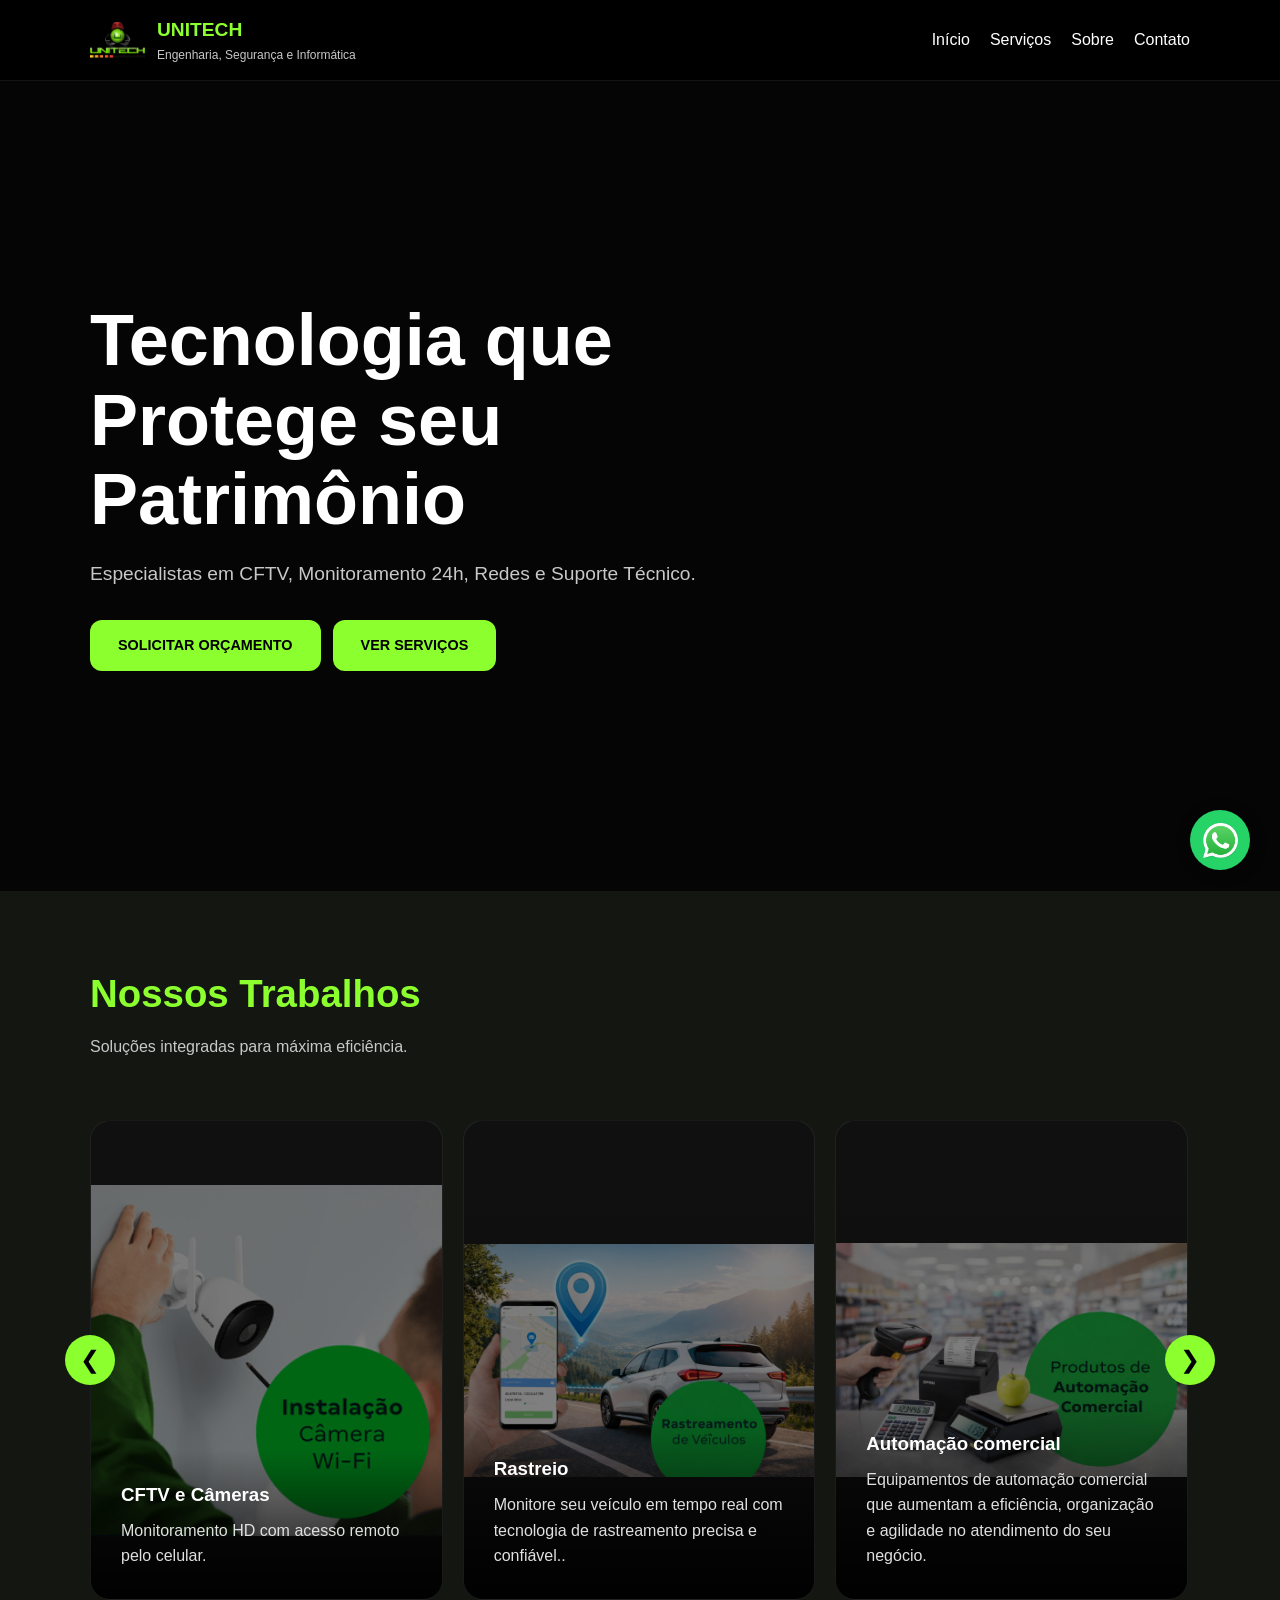
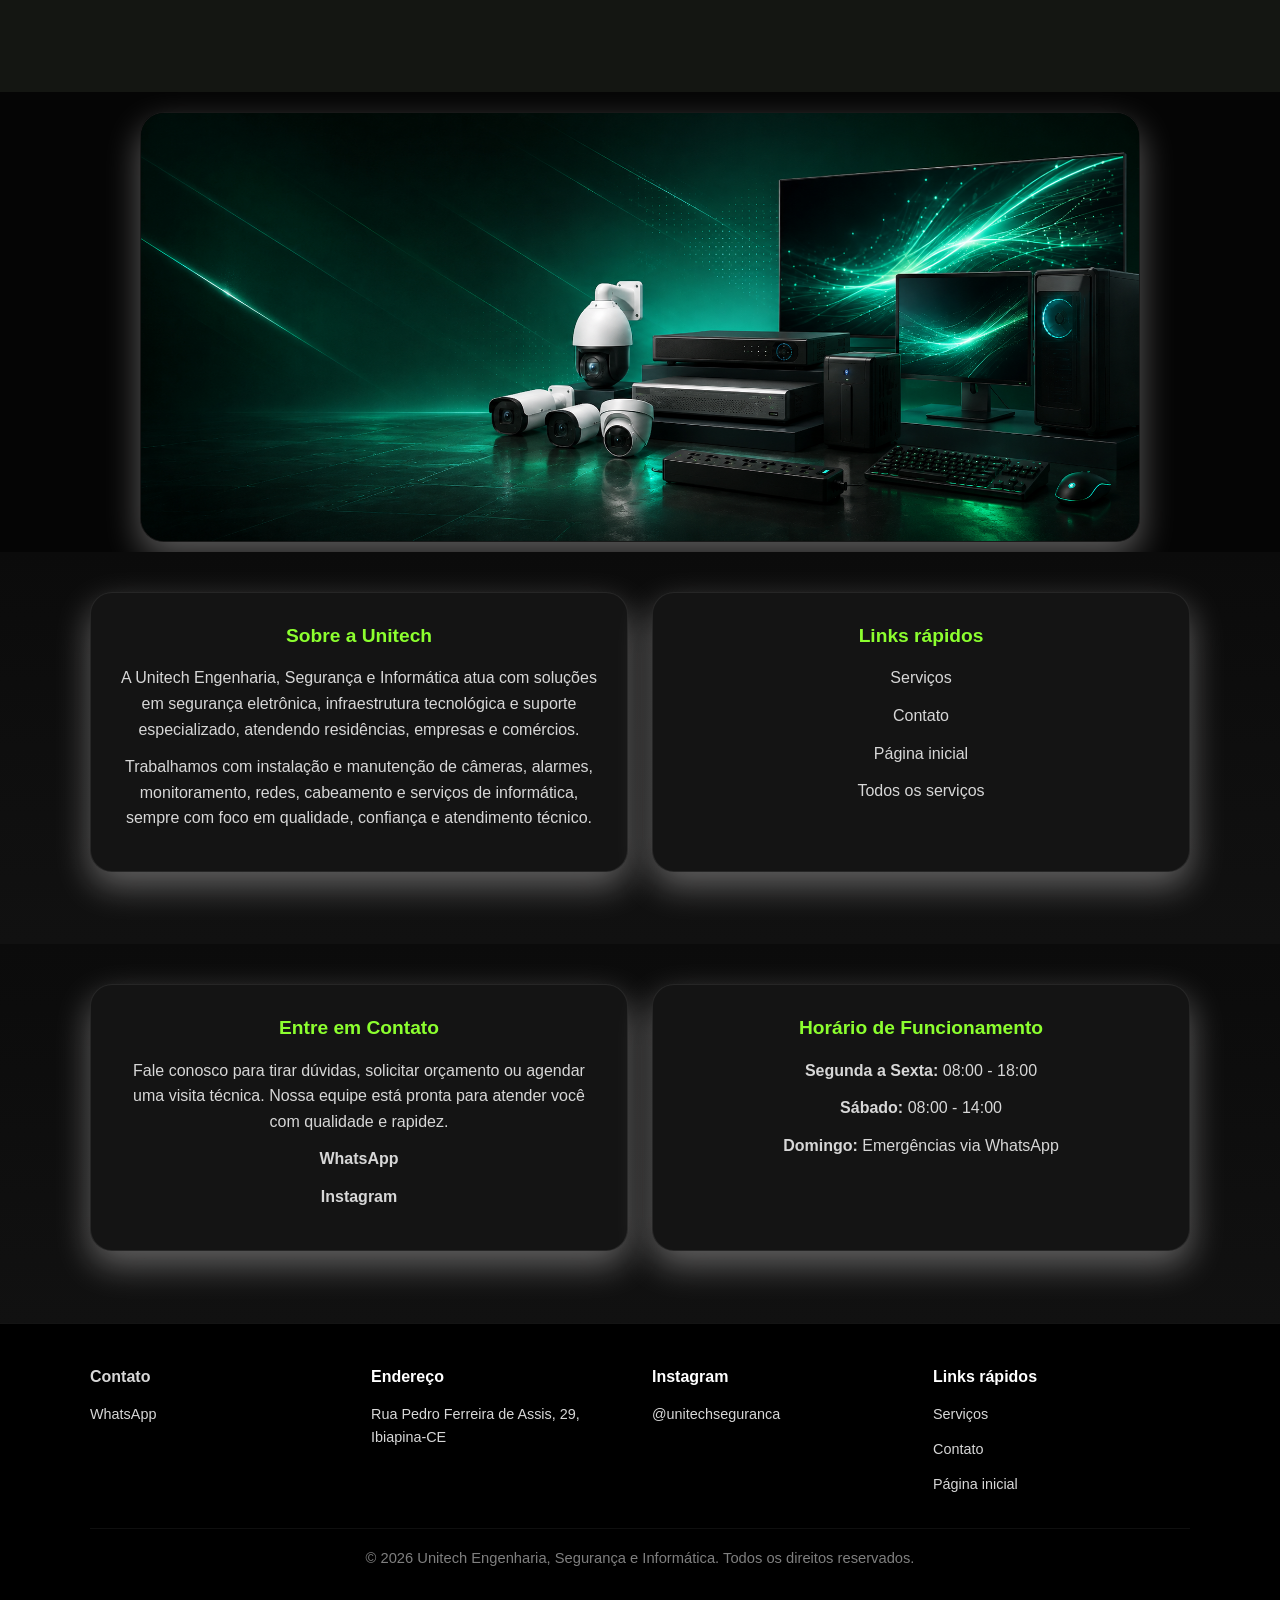
<file: index.html>
<!DOCTYPE html>

<html lang="pt-BR">
<head>
<meta charset="utf-8"/>
<meta content="width=device-width, initial-scale=1.0" name="viewport"/>
<title>Unitech | Engenharia, Segurança e Informática</title>
<meta content="Soluções em segurança eletrônica, redes, informática e monitoramento 24h." name="description"/>

<link href="img/favicon.png" rel="icon"/>
<link href="style.css" rel="stylesheet"/></head>
<body>
<header>
<div class="container nav">
<a aria-label="Ir para o início" class="logo" href="#inicio">
<img alt="Logo Unitech" src="img/logo.png"/>
<div class="logo-text">
<h2>UNITECH</h2>
<p>Engenharia, Segurança e Informática</p>
</div>
</a>
<nav>
<a href="#inicio">Início</a>
<a href="#servicos">Serviços</a>
<a href="#sobre">Sobre</a>
<a href="#contato">Contato</a>
</nav>
</div>
</header>
<section class="hero" id="inicio">
<video autoplay="" class="hero-video" loop="" muted="" playsinline="">
<source src="video/robo.mp4" type="video/mp4"/>
</video>
<div class="hero-overlay"></div>
<div class="container">
<div class="hero-texto">
<h1>Tecnologia que Protege seu Patrimônio</h1>
<span class="sub-headline">
        Especialistas em CFTV, Monitoramento 24h, Redes e Suporte Técnico.
      </span>
<div class="botoes-servicos">
<a class="btn btn-primary" href="https://wa.me/5588997690021" target="_blank">
           Solicitar Orçamento
        </a>
<a class="btn btn-secondary" href="servicos.html">
           Ver Serviços
        </a>
</div>
</div>
</div>
</section>
<section id="servicos">
<div class="container">
<h2 class="section-title">Nossos Trabalhos</h2>
<p class="section-subtitle">Soluções integradas para máxima eficiência.</p>
<div class="services-carousel">
<button aria-label="Serviço anterior" class="carousel-btn" id="servicesPrev">❮</button>
<button aria-label="Próximo serviço" class="carousel-btn" id="servicesNext">❯</button>
<div class="services-viewport">
<div class="services-track" id="servicesTrack">
<article class="service-slide">
<a aria-label="Ver página de serviços - CFTV e Câmeras" class="service-link" href="monitoramento.html">
<div class="service-card">
<div class="service-img-bg inline-style-1"></div>
<div class="service-content">
<h3>CFTV e Câmeras</h3>
<p>Monitoramento HD com acesso remoto pelo celular.</p>
</div>
</div>
</a>
</article>
<article class="service-slide">
<a aria-label="Ver página de serviços - Rastreio" class="service-link" href="servicos.html">
<div class="service-card">
<div class="service-img-bg inline-style-2"></div>
<div class="service-content">
<h3>Rastreio</h3>
<p>Monitore seu veículo em tempo real com tecnologia de rastreamento precisa e confiável..</p>
</div>
</div>
</a>
</article>

<article class="service-slide">
<a aria-label="Ver página de serviços - Automação comercial" class="service-link" href="servicos.html">
<div class="service-card">
<div class="service-img-bg inline-style-3"></div>
<div class="service-content">
<h3>Automação comercial</h3>
<p>Equipamentos de automação comercial que aumentam a eficiência, organização e agilidade no atendimento do seu negócio.</p>
</div>
</div>
</a>
</article>
<article class="service-slide">
<a aria-label="Ver página de serviços - Manutenção" class="service-link" href="servicos.html">
<div class="service-card">
<div class="service-img-bg inline-style-4"></div>
<div class="service-content">
<h3>Manutenção</h3>
<p>Assistência técnica especializada para manter seu computador rápido, seguro e funcionando com máximo desempenho.</p>
</div>
</div>
</a>
</article>

<article class="service-slide">
<a aria-label="Ver página de serviços - Equipamentos" class="service-link" href="servicos.html">
<div class="service-card">
<div class="service-img-bg inline-style-5"></div>
<div class="service-content">
<h3>Equipamentos</h3>
<p>Venda de equipamentos de informática como monitores, teclados, mouses, HDs e acessórios para melhorar sua produtividade.</p>
</div>
</div>
</a>
</article>
<article class="service-slide">
<a aria-label="Ver página de serviços - Segurança Perimetral" class="service-link" href="servicos.html">
<div class="service-card">
<div class="service-img-bg inline-style-6"></div>
<div class="service-content">
<h3>Segurança Perimetral</h3>
<p>Instalação de cercas elétricas para reforçar a segurança do seu imóvel com proteção eficiente contra invasões.</p>
</div>
</div>
</a>
</article>
<article class="service-slide">
<a aria-label="Ver página de serviços - Alarmes" class="service-link" href="servicos.html">
<div class="service-card">
<div class="service-img-bg inline-style-7"></div>
<div class="service-content">
<h3>Alarmes</h3>
<p>Instalação de alarmes eletrônicos para segurança eficiente e monitoramento contínuo.</p>
</div>
</div>
</a>
</article><article class="service-slide">
<a aria-label="Ver página de serviços - Motores de Portão" class="service-link" href="servicos.html">
<div class="service-card">
<div class="service-img-bg inline-style-8"></div>
<div class="service-content">
<h3>Motores de Portão</h3>
<p>Instalação e manutenção de motores para portões automáticos, proporcionando mais segurança, praticidade e conforto no acesso ao seu imóvel.</p>
</div>
</div>
</a>
</article>
<article class="service-slide">
<a aria-label="Ver página de serviços - Redes e TI" class="service-link" href="servicos.html">
<div class="service-card">
<div class="service-img-bg inline-style-9"></div>
<div class="service-content">
<h3>Redes e TI</h3>
<p>Cabeamento estruturado e manutenção de sistemas.</p>
</div>
</div>
</a>
</article> <article class="service-slide">
<a aria-label="Ver página de serviços - Monitoramento" class="service-link" href="servicos.html">
<div class="service-card">
<div class="service-img-bg inline-style-10"></div>
<div class="service-content">
<h3>Monitoramento</h3>
<p>Sistema de monitoramento inteligente para proteger sua residência ou empresa dia e noite.</p>
</div>
</div>
</a>
</article>
</div>
</div>
</div>
</div>
</section>


<section aria-label="Imagem institucional da Unitech" class="institutional-image-wrap">
<div class="container">
<div class="institutional-image">
<img alt="Serviços." src="img/seunitech.png"/>
</div>
</div>
</section>
<section class="institucional" id="sobre">
<div class="container">
<div class="institucional-grid">
<article class="inst-card">
<h3>Sobre a Unitech</h3>
<p>
            A Unitech Engenharia, Segurança e Informática atua com soluções em segurança eletrônica,
            infraestrutura tecnológica e suporte especializado, atendendo residências, empresas e comércios.
          </p>
<p>
            Trabalhamos com instalação e manutenção de câmeras, alarmes, monitoramento, redes,
            cabeamento e serviços de informática, sempre com foco em qualidade, confiança e atendimento técnico.
          </p>
</article>
<article class="inst-card">
<h3>Links rápidos</h3>
<ul>
<li><a href="#servicos">Serviços</a></li>
<li><a href="#contato">Contato</a></li>
<li><a href="#inicio">Página inicial</a></li>
<li><a href="servicos.html">Todos os serviços</a></li>
</ul>
</article>
</div>
</div>
</section>
<section class="institucional" id="contato">
<div class="container">
<div class="institucional-grid">
<article class="inst-card">
<h3>Entre em Contato</h3>
<p>
            Fale conosco para tirar dúvidas, solicitar orçamento ou agendar uma visita técnica.
            Nossa equipe está pronta para atender você com qualidade e rapidez.
          </p>
<p><a href="https://wa.me/5588997690021" rel="noopener noreferrer" target="_blank"><strong>WhatsApp</strong></a></p>
<p><a href="https://instagram.com/unitechseguranca" rel="noopener noreferrer" target="_blank"><strong>Instagram</strong></a></p>
</article>
<article class="inst-card">
<h3>Horário de Funcionamento</h3>
<ul>
<li><strong>Segunda a Sexta:</strong> 08:00 - 18:00</li>
<li><strong>Sábado:</strong> 08:00 - 14:00</li>
<li><strong>Domingo:</strong> Emergências via WhatsApp</li>
</ul>
</article>
</div>
</div>
</section>
<footer>
<div class="container">
<div class="footer-grid">
<div class="footer-col">
<h4> <a href="#contato">Contato</a></h4>
<p><a href="https://wa.me/5588997690021" rel="noopener" target="_blank">WhatsApp</a></p>
</div>
<div class="footer-col">
<h4>Endereço</h4>
<p>Rua Pedro Ferreira de Assis, 29, Ibiapina-CE</p>
</div>
<div class="footer-col">
<h4>Instagram</h4>
<p><a href="https://instagram.com/unitechseguranca" rel="noopener" target="_blank">@unitechseguranca</a></p>
</div>
<div class="footer-col">
<h4>Links rápidos</h4>
<ul>
<li><a href="#servicos">Serviços</a></li>
<li><a href="#contato">Contato</a></li>
<li><a href="#inicio">Página inicial</a></li>
</ul>
</div>
</div>
<div class="footer-bottom">
<p>© 2026 Unitech Engenharia, Segurança e Informática. Todos os direitos reservados.</p>
</div>
</div>
</footer>
<a aria-label="Falar no WhatsApp" class="whatsapp-float" href="https://wa.me/5588997690021" rel="noopener" target="_blank">
<img alt="WhatsApp" src="img/whatsapp.png"/>
</a>
<script>
    const track = document.getElementById("servicesTrack");
    const next = document.getElementById("servicesNext");
    const prev = document.getElementById("servicesPrev");
    const servicesViewport = document.querySelector(".services-viewport");
    let index = 0;
    let touchStartX = 0;
    let touchStartY = 0;
    let touchEndX = 0;
    let isSwipingServices = false;

    function getVisibleSlides() {
      if (window.innerWidth <= 600) return 1.2;
      if (window.innerWidth <= 992) return 2;
      return 3;
    }

    function getMaxIndex() {
      if (!track) return 0;
      return Math.max(0, track.children.length - Math.floor(getVisibleSlides()));
    }

    function updateCarousel() {
      const firstSlide = document.querySelector(".service-slide");
      if (!firstSlide || !track) return;
      const max = getMaxIndex();
      if (index > max) index = max;
      if (index < 0) index = 0;
      const slideWidth = firstSlide.clientWidth + 20;
      track.style.transform = `translateX(-${index * slideWidth}px)`;
    }

    function goToNextService() {
      const max = getMaxIndex();
      if (index < max) index++;
      else index = 0;
      updateCarousel();
    }

    function goToPrevService() {
      const max = getMaxIndex();
      if (index > 0) index--;
      else index = Math.max(0, max);
      updateCarousel();
    }

    if (next && prev && track) {
      next.addEventListener("click", goToNextService);
      prev.addEventListener("click", goToPrevService);
    }

    if (servicesViewport && track) {
      servicesViewport.addEventListener("touchstart", (event) => {
        if (event.touches.length !== 1) return;
        touchStartX = event.touches[0].clientX;
        touchStartY = event.touches[0].clientY;
        touchEndX = touchStartX;
        isSwipingServices = false;
      }, { passive: true });

      servicesViewport.addEventListener("touchmove", (event) => {
        if (event.touches.length !== 1) return;
        touchEndX = event.touches[0].clientX;
        const deltaX = touchEndX - touchStartX;
        const deltaY = event.touches[0].clientY - touchStartY;

        if (Math.abs(deltaX) > Math.abs(deltaY) && Math.abs(deltaX) > 10) {
          isSwipingServices = true;
        }
      }, { passive: true });

      servicesViewport.addEventListener("touchend", () => {
        if (!isSwipingServices) return;

        const swipeDistance = touchEndX - touchStartX;
        const threshold = 50;

        if (swipeDistance <= -threshold) {
          goToNextService();
        } else if (swipeDistance >= threshold) {
          goToPrevService();
        }

        touchStartX = 0;
        touchEndX = 0;
        touchStartY = 0;
        isSwipingServices = false;
      });
    }

    const heroSlides = document.querySelectorAll('.hero-bg-slide');
    let hIndex = 0;
    if (heroSlides.length > 1) {
      setInterval(() => {
        heroSlides[hIndex].classList.remove('active');
        hIndex = (hIndex + 1) % heroSlides.length;
        heroSlides[hIndex].classList.add('active');
      }, 5000);
    }

    window.addEventListener('resize', updateCarousel);
    window.addEventListener('load', updateCarousel);
  </script>
</body>
</html>
</file>
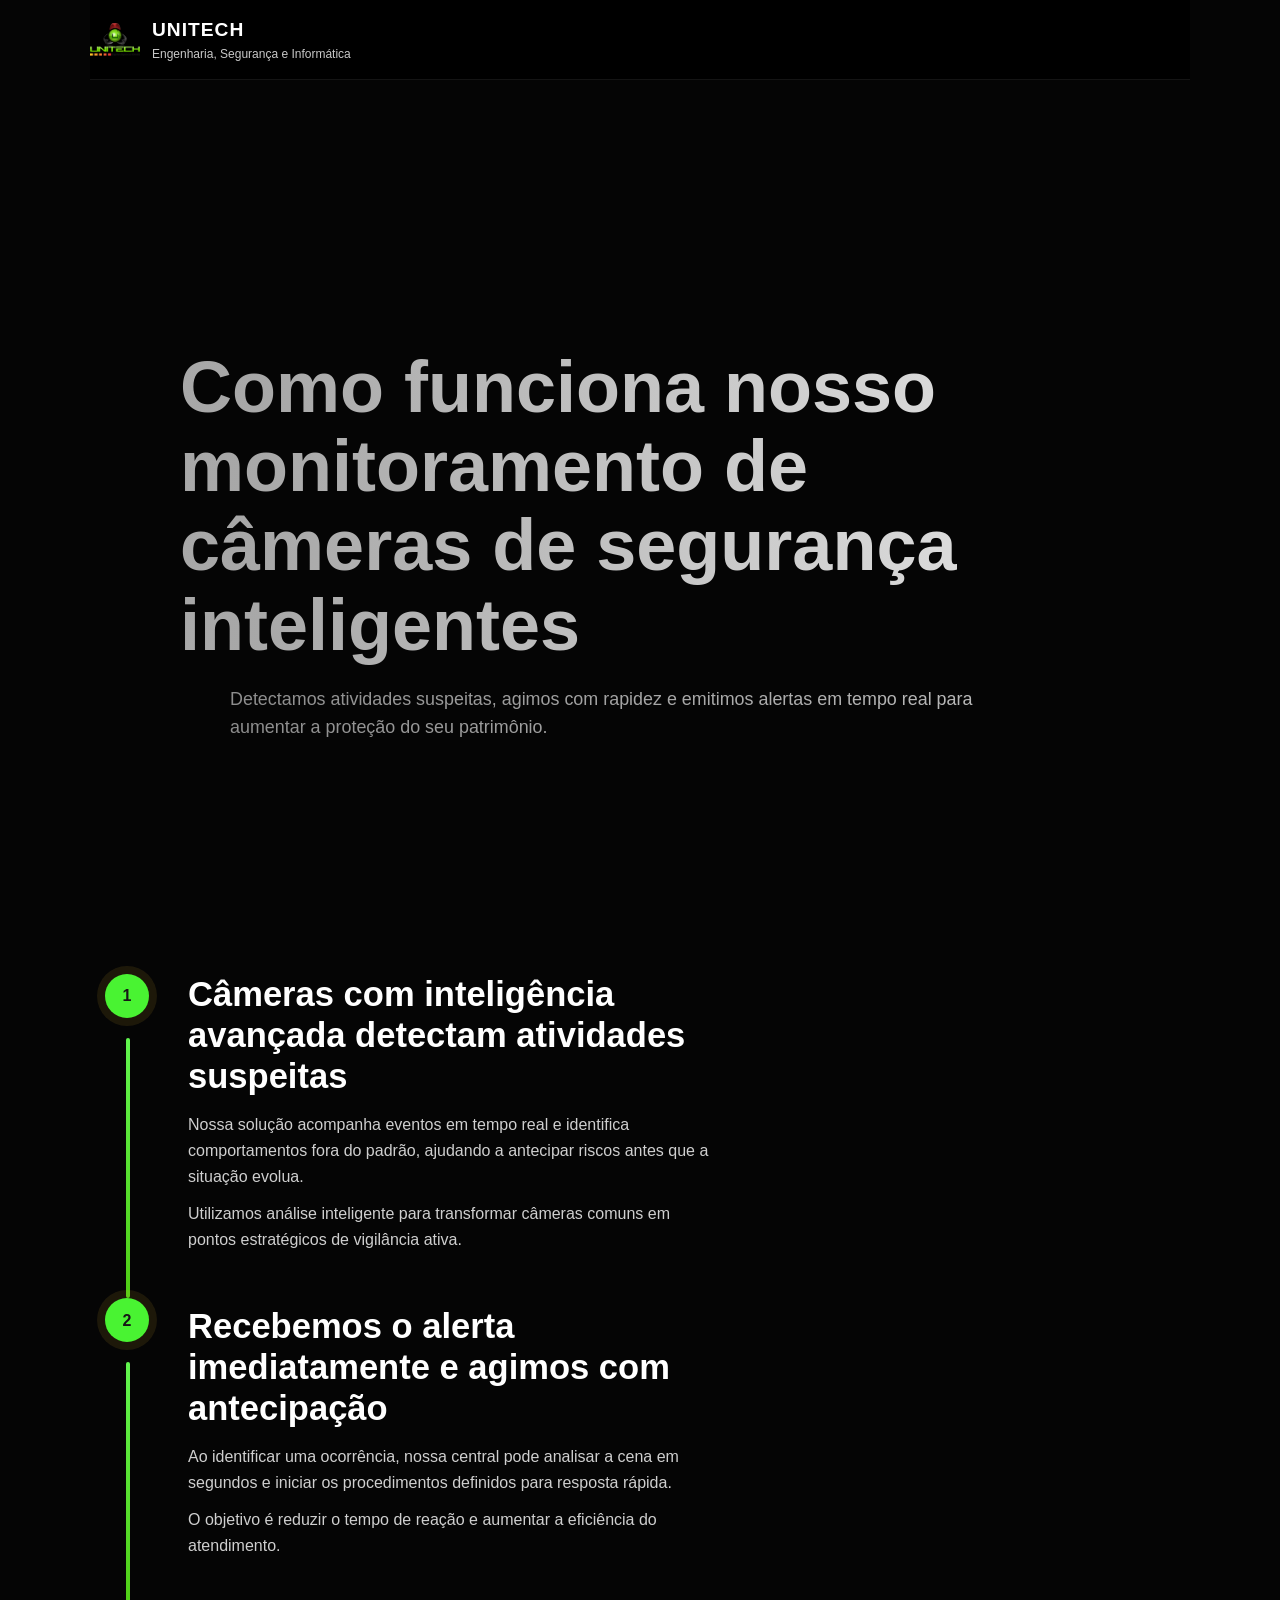
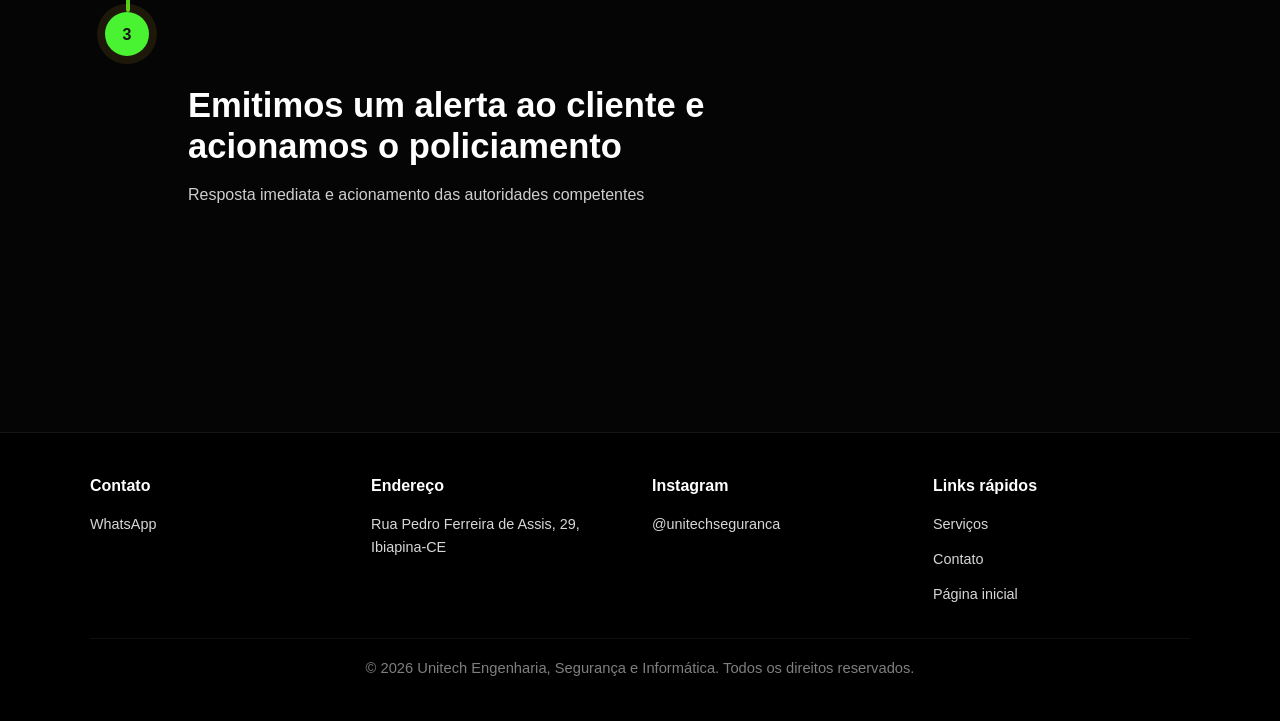
<file: monitoramento.html>
<!DOCTYPE html>

<html lang="pt-BR">
<head>
<meta charset="utf-8"/>
<meta content="width=device-width, initial-scale=1.0" name="viewport"/>
<title>Monitoramento Inteligente | Unitech</title>
<link href="style.css" rel="stylesheet"/>

<link href="img/favicon.png" rel="icon"/>
</head>
<body>
<header class="container topbar">
<div class="logo-link">
<a href="index.html">
<img alt="Logo Unitech" src="img/logo.png"/>
</a>
<div class="logo-text">
<strong>UNITECH</strong>
<p>Engenharia, Segurança e Informática</p>
</div>
</div>
</header>
<main class="pagina-monitoramento">
<section class="hero">
<div class="container">
<h1>Como funciona nosso monitoramento de câmeras de segurança inteligentes</h1>
<p class="subtitulo">
          Detectamos atividades suspeitas, agimos com rapidez e emitimos alertas em tempo real
          para aumentar a proteção do seu patrimônio.
        </p>
</div>
</section>
<section class="fluxo-monitoramento">
<div class="container">
<div class="linha-tempo">
<article class="etapa">
<div class="marcador">
<span>1</span>
</div>
<div class="conteudo-etapa">
<div class="texto">
<h2>Câmeras com inteligência avançada detectam atividades suspeitas</h2>
<p>
                  Nossa solução acompanha eventos em tempo real e identifica comportamentos fora do padrão,
                  ajudando a antecipar riscos antes que a situação evolua.
                </p>
<p>
                  Utilizamos análise inteligente para transformar câmeras comuns em pontos estratégicos
                  de vigilância ativa.
                </p>
</div>
<div class="visual">
</div>
</div>
</article>
<article class="etapa">
<div class="marcador">
<span>2</span>
</div>
<div class="conteudo-etapa">
<div class="texto">
<h2>Recebemos o alerta imediatamente e agimos com antecipação</h2>
<p>
                  Ao identificar uma ocorrência, nossa central pode analisar a cena em segundos
                  e iniciar os procedimentos definidos para resposta rápida.
                </p>
<p>
                  O objetivo é reduzir o tempo de reação e aumentar a eficiência do atendimento.
                </p>
</div>
<div class="visual">
</div>
</div>
</article>
<article class="etapa sem-linha">
<div class="marcador">
<span>3</span>
</div>
<div class="conteudo-etapa">
<div class="texto">
<h2>Emitimos um alerta ao cliente e acionamos o policiamento</h2>
<p>
                  Resposta imediata e acionamento das autoridades competentes
                </p>
</div>
<div class="visual">
</div>
</div>
</article>
</div>
</div>
</section>
</main>
<footer>
<div class="container">
<div class="footer-grid">
<div class="footer-col">
<h4>Contato</h4>
<p><a href="https://wa.me/5588997690021" rel="noopener" target="_blank">WhatsApp</a></p>
</div>
<div class="footer-col">
<h4>Endereço</h4>
<p>Rua Pedro Ferreira de Assis, 29, Ibiapina-CE</p>
</div>
<div class="footer-col">
<h4>Instagram</h4>
<p><a href="https://instagram.com/unitechseguranca" rel="noopener" target="_blank">@unitechseguranca</a></p>
</div>
<div class="footer-col">
<h4>Links rápidos</h4>
<ul>
<li><a href="index.html#servicos">Serviços</a></li>
<li><a href="index.html#contato">Contato</a></li>
<li><a href="index.html">Página inicial</a></li>
</ul>
</div>
</div>
<div class="footer-bottom">
<p>© 2026 Unitech Engenharia, Segurança e Informática. Todos os direitos reservados.</p>
</div>
</div>
</footer>
</body>
</html>
</file>
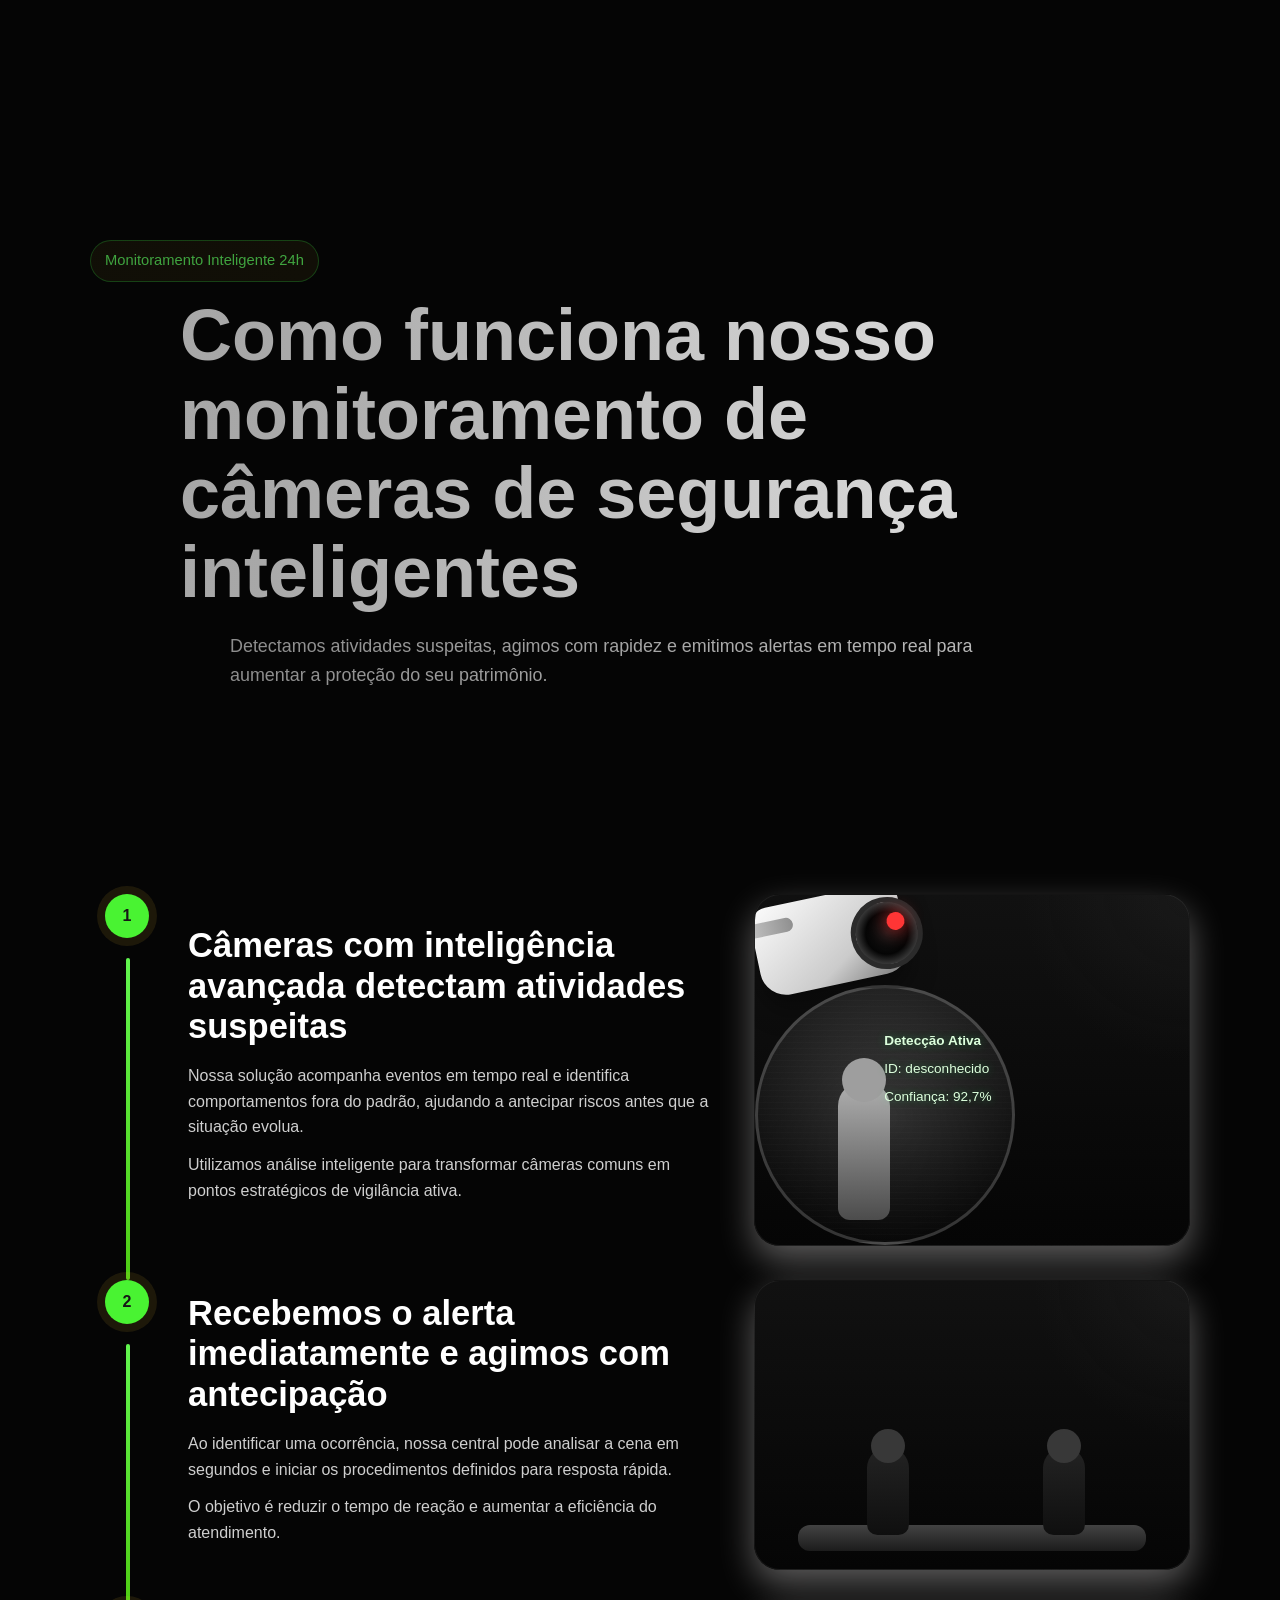
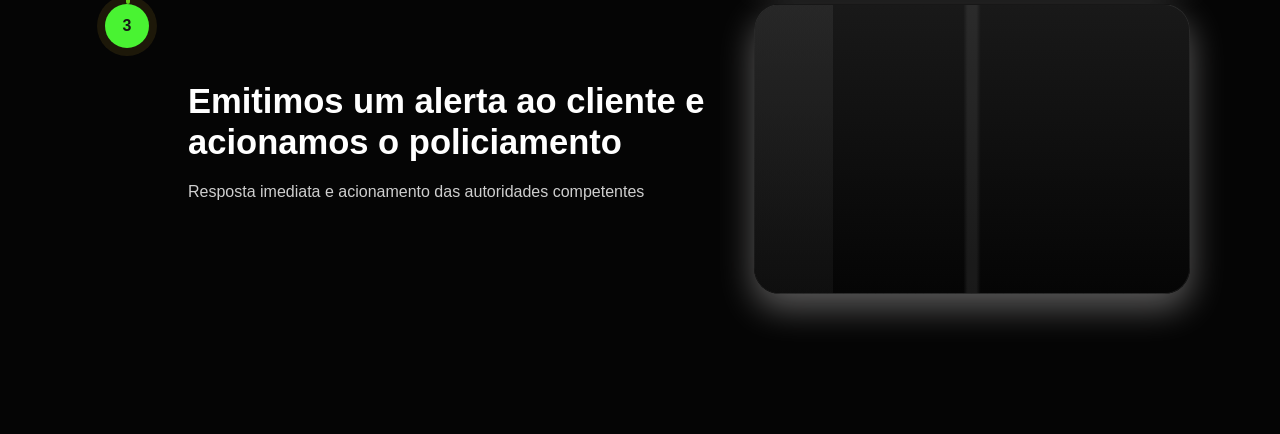
<file: ori.html>
<!DOCTYPE html>

<html lang="pt-BR">
<head>
<meta charset="utf-8"/>
<meta content="width=device-width, initial-scale=1.0" name="viewport"/>
<title>Monitoramento Inteligente | Unitech</title>
<link href="style.css" rel="stylesheet"/>

<link href="img/favicon.png" rel="icon"/>
</head>
<body>
<main class="pagina-monitoramento">
<section class="hero">
<div class="container">
<a class="nav-back" href="index.html"><span class="tag">Monitoramento Inteligente 24h</span></a>
<h1>Como funciona nosso monitoramento de câmeras de segurança inteligentes</h1>
<p class="subtitulo">
          Detectamos atividades suspeitas, agimos com rapidez e emitimos alertas em tempo real
          para aumentar a proteção do seu patrimônio.
        </p>
</div>
</section>
<section class="fluxo-monitoramento">
<div class="container">
<div class="linha-tempo">
<article class="etapa">
<div class="marcador">
<span>1</span>
</div>
<div class="conteudo-etapa">
<div class="texto">
<h2>Câmeras com inteligência avançada detectam atividades suspeitas</h2>
<p>
                  Nossa solução acompanha eventos em tempo real e identifica comportamentos fora do padrão,
                  ajudando a antecipar riscos antes que a situação evolua.
                </p>
<p>
                  Utilizamos análise inteligente para transformar câmeras comuns em pontos estratégicos
                  de vigilância ativa.
                </p>
</div>
<div class="visual">
<div class="card-visual camera-detect">
<div class="camera-3d">
<div class="led"></div>
</div>
<div class="visor-cctv">
<div class="suspeito"></div>
<div class="box-ia"></div>
<div class="hud">
<strong>Detecção Ativa</strong>
<span>ID: desconhecido</span>
<span>Confiança: 92,7%</span>
</div>
</div>
</div>
</div>
</div>
</article>
<article class="etapa">
<div class="marcador">
<span>2</span>
</div>
<div class="conteudo-etapa">
<div class="texto">
<h2>Recebemos o alerta imediatamente e agimos com antecipação</h2>
<p>
                  Ao identificar uma ocorrência, nossa central pode analisar a cena em segundos
                  e iniciar os procedimentos definidos para resposta rápida.
                </p>
<p>
                  O objetivo é reduzir o tempo de reação e aumentar a eficiência do atendimento.
                </p>
</div>
<div class="visual">
<div class="card-visual central-monitoramento">
<div class="grid-monitores">
<div></div><div></div><div></div><div></div>
<div></div><div class="alerta"></div><div></div><div></div>
<div></div><div></div><div></div><div></div>
</div>
<div class="mesa"></div>
<div class="operador operador-1"></div>
<div class="operador operador-2"></div>
</div>
</div>
</div>
</article>
<article class="etapa sem-linha">
<div class="marcador">
<span>3</span>
</div>
<div class="conteudo-etapa">
<div class="texto">
<h2>Emitimos um alerta ao cliente e acionamos o policiamento</h2>
<p>
                  Resposta imediata e acionamento das autoridades competentes
                </p>
</div>
<div class="visual">
<div class="card-visual alerta-sonoro">
<div class="rua"></div>
<div class="fugitivo"></div>
<div class="sirene-camera">
<div class="lente"></div>
</div>
<div class="ondas">
<span></span><span></span><span></span>
</div>
</div>
</div>
</div>
</article>
</div>
</div>
</section>
</main>
</body>
</html>
</file>
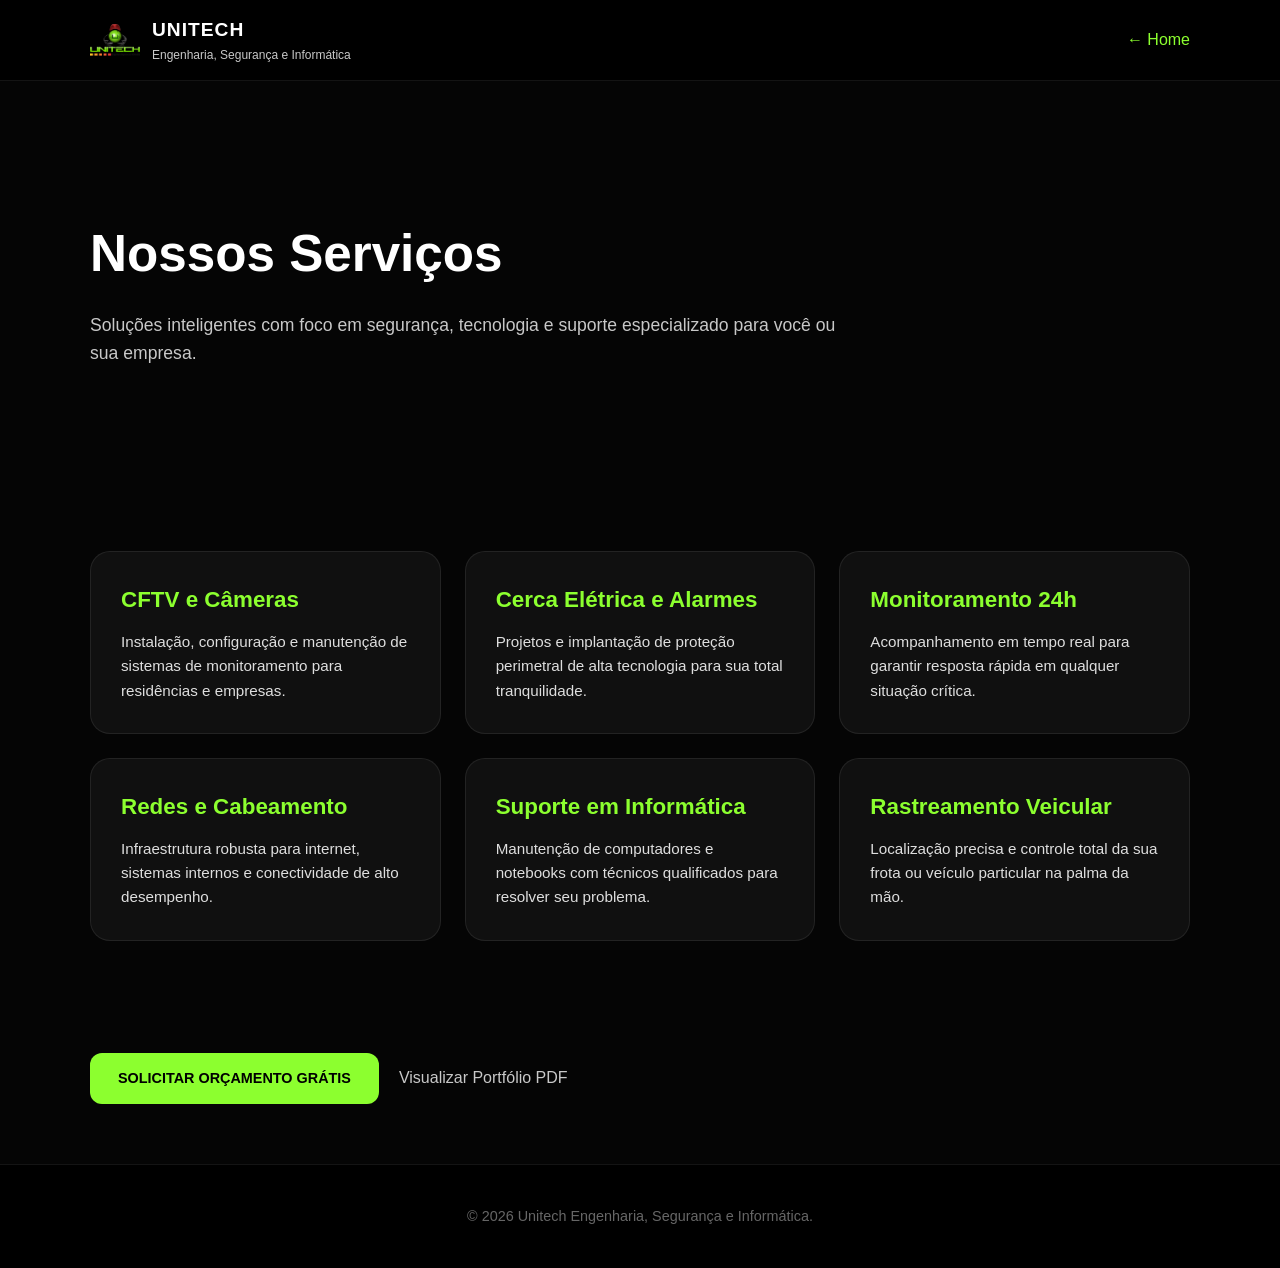
<file: servicos.html>
<!DOCTYPE html>

<html lang="pt-BR">
<head>
<meta charset="utf-8"/>
<meta content="width=device-width, initial-scale=1.0" name="viewport"/>
<title>Nossos Serviços | Unitech</title>
<meta content="Lista completa de serviços da Unitech Engenharia, Segurança e Informática: CFTV, Alarmes, Redes e Suporte Técnico." name="description"/>

<link href="img/favicon.png" rel="icon"/>
<link href="style.css" rel="stylesheet"/></head>
<body>
<header>
<div class="container topbar">
<a class="logo-link" href="index.html">
<img alt="Logo Unitech" src="img/logo.png"/>
<div class="logo-text">
<strong>UNITECH</strong>
<p>Engenharia, Segurança e Informática</p>
</div>
</a>
<a class="nav-back" href="index.html">← Home</a>
</div>
</header>
<main>
<div class="container">
<section class="hero-copy">
<h1>Nossos Serviços</h1>
<p>Soluções inteligentes com foco em segurança, tecnologia e suporte especializado para você ou sua empresa.</p>
</section>
<section aria-label="Lista de serviços oferecidos" class="services-list">
<a class="service-link" href="https://wa.me/5588997690021?text=Olá, quero saber mais sobre CFTV" rel="noopener" target="_blank">
<article class="service-item">
<h2>CFTV e Câmeras</h2>
<p>Instalação, configuração e manutenção de sistemas de monitoramento para residências e empresas.</p>
</article>
</a>
<a class="service-link" href="https://wa.me/5588997690021?text=Olá, quero saber mais sobre Alarmes" rel="noopener" target="_blank">
<article class="service-item">
<h2>Cerca Elétrica e Alarmes</h2>
<p>Projetos e implantação de proteção perimetral de alta tecnologia para sua total tranquilidade.</p>
</article>
</a>
<a class="service-link" href="https://wa.me/5588997690021?text=Olá, quero saber mais sobre Monitoramento" rel="noopener" target="_blank">
<article class="service-item">
<h2>Monitoramento 24h</h2>
<p>Acompanhamento em tempo real para garantir resposta rápida em qualquer situação crítica.</p>
</article>
</a>
<a class="service-link" href="https://wa.me/5588997690021?text=Olá, quero saber sobre Redes" rel="noopener" target="_blank">
<article class="service-item">
<h2>Redes e Cabeamento</h2>
<p>Infraestrutura robusta para internet, sistemas internos e conectividade de alto desempenho.</p>
</article>
</a>
<a class="service-link" href="https://wa.me/5588997690021?text=Olá, quero suporte técnico" rel="noopener" target="_blank">
<article class="service-item">
<h2>Suporte em Informática</h2>
<p>Manutenção de computadores e notebooks com técnicos qualificados para resolver seu problema.</p>
</article>
</a>
<a class="service-link" href="https://wa.me/5588997690021?text=Olá, quero saber sobre Rastreamento" rel="noopener" target="_blank">
<article class="service-item">
<h2>Rastreamento Veicular</h2>
<p>Localização precisa e controle total da sua frota ou veículo particular na palma da mão.</p>
</article>
</a>
</section>
<div class="actions">
<a class="btn" href="https://wa.me/5588997690021" rel="noopener" target="_blank">Solicitar Orçamento Grátis</a>
<a class="link-alt" href="pdf/portfolio.pdf" rel="noopener" target="_blank">Visualizar Portfólio PDF</a>
</div>
</div>
</main>
<footer>
<div class="container">
<p>© 2026 Unitech Engenharia, Segurança e Informática.</p>
</div>
</footer>
</body>
</html>
</file>
<file: style.css>
/* ================================================== */
/* HEADER */
/* ================================================== */

/* ================================================== */
/* MENU */
/* ================================================== */

/* ================================================== */
/* HERO */
/* ================================================== */

/* ================================================== */
/* SERVIÇOS */
/* ================================================== */

/* ================================================== */
/* RODAPÉ */
/* ================================================== */

* {
  margin: 0;
  padding: 0;
  box-sizing: border-box;
}
.topbar{min-height:80px; display:flex; align-items:center; justify-content:space-between; gap:20px; padding:10px 0;}
.logo-link { display: flex; align-items: center; gap: 12px; color: inherit; }
.logo-link img{width:50px; height:50px; object-fit:contain;}
.logo-text strong { display: block; font-size: 1.2rem; letter-spacing: 1px; }
.logo-text p { font-size: 0.75rem; color: var(--text-gray); }

@media (max-width: 768px){
      .topbar { flex-direction: column; padding: 20px 0; text-align: center; }
      .logo-link { flex-direction: column; gap: 5px; }
      .hero-copy { text-align: center; }
      .actions { justify-content: center; }
    }

:root{
  --bg: #000000;
  --panel: #080808;
  --panel-2: #101010;
  --text: #ffffff;
  --muted: #cfcfcf;
  --line: #49f332;
  --green: #22ff66;
  --red: #ff2e2e;
  --shadow: 0 20px 40px rgba(0,0,0,.45);
}

body{
  font-family: Arial, Helvetica, sans-serif;
  background: var(--bg);
  color: var(--text);
  line-height: 1.5;
}

.container{
  width: min(1140px, 92%);
  margin: 0 auto;
}

.hero{
  padding: 56px 0 28px;
}

.tag{
  display: inline-block;
  margin-bottom: 14px;
  padding: 8px 14px;
  border: 1px solid rgba(50, 243, 66, 0.35);
  border-radius: 999px;
  color: #5ef85e;
  background: rgba(243,197,50,.08);
  font-size: .92rem;
}

.hero h1{
  max-width: 920px;
  margin: 0 auto 14px;
  font-size: clamp(1.8rem, 4vw, 3rem);
  line-height: 1.15;
}

.subtitulo{
  max-width: 820px;
  margin: 0 auto;
  color: #d6d6d6;
  font-size: clamp(1rem, 1.8vw, 1.12rem);
}

.fluxo-monitoramento{
  padding: 24px 0 80px;
}

.linha-tempo{
  position: relative;
  display: grid;
  gap: 34px;
}

.etapa{
  position: relative;
  display: grid;
  grid-template-columns: 74px 1fr;
  gap: 24px;
}

.etapa::before{
  content: "";
  position: absolute;
  left: 36px;
  top: 64px;
  bottom: -34px;
  width: 4px;
  background: linear-gradient(to bottom, #62f64f, #4fcd14);
  border-radius: 4px;
}

.etapa.sem-linha::before{
  display: none;
}

.marcador{
  position: relative;
  z-index: 2;
  display: flex;
  align-items: flex-start;
  justify-content: center;
}

.marcador span{
  width: 44px;
  height: 44px;
  border-radius: 50%;
  background: var(--line);
  color: #161616;
  display: inline-flex;
  align-items: center;
  justify-content: center;
  font-weight: 800;
  box-shadow: 0 0 0 8px rgba(243,197,50,.1);
}

.conteudo-etapa{
  display: grid;
  grid-template-columns: 1.1fr .9fr;
  align-items: center;
  gap: 32px;
  min-height: 280px;
}

.texto h2{
  font-size: clamp(1.5rem, 2.7vw, 2.3rem);
  line-height: 1.18;
  margin-bottom: 16px;
}

.texto p{
  color: var(--muted);
  font-size: 1rem;
  max-width: 620px;
  margin-bottom: 12px;
}

.card-visual{
  position: relative;
  min-height: 290px;
  border-radius: 26px;
  overflow: hidden;
  background:
    radial-gradient(circle at top right, rgba(60,60,60,.18), transparent 30%),
    linear-gradient(180deg, #111 0%, #050505 100%);
  border: 1px solid rgba(255,255,255,.06);
  box-shadow: var(--shadow);
}

.camera-3d{
  width: 150px;
  height: 90px;
  border-radius: 18px 18px 26px 26px;
  background: linear-gradient(145deg, #fcfcfc, #cbcbcb 65%, #777);
  position: relative;
  transform: rotate(-12deg);
  box-shadow: 0 16px 26px rgba(0,0,0,.35);
}

.camera-3d::before{
  content: "";
  position: absolute;
  width: 62px;
  height: 62px;
  right: -18px;
  top: 14px;
  border-radius: 50%;
  background: radial-gradient(circle, #171717 0%, #050505 48%, #444 76%, #1c1c1c 100%);
  border: 5px solid #2b2b2b;
}

.camera-3d::after{
  content: "";
  position: absolute;
  width: 68px;
  height: 14px;
  left: -26px;
  top: 14px;
  border-radius: 12px;
  background: linear-gradient(90deg, #ddd, #8f8f8f);
}

.led{
  position: absolute;
  right: -2px;
  top: 31px;
  width: 18px;
  height: 18px;
  border-radius: 50%;
  background: #ff3535;
  box-shadow: 0 0 18px rgba(255,53,53,.9);
  z-index: 2;
}

.visor-cctv{
  position: relative;
  width: 260px;
  height: 260px;
  border-radius: 50%;
  flex-shrink: 0;
  overflow: hidden;
  border: 3px solid rgba(255,255,255,.18);
  background:
    radial-gradient(circle at center, rgba(255,255,255,.05), rgba(0,0,0,.45) 70%),
    linear-gradient(180deg, #3f3f3f 0%, #0f0f0f 100%);
}

.visor-cctv::before{
  content: "";
  position: absolute;
  inset: 0;
  background:
    linear-gradient(rgba(255,255,255,.07) 1px, transparent 1px),
    linear-gradient(90deg, rgba(255,255,255,.03) 1px, transparent 1px);
  background-size: 100% 6px, 6px 100%;
  opacity: .22;
}

.suspeito{
  position: absolute;
  left: 42%;
  bottom: 22px;
  width: 52px;
  height: 138px;
  transform: translateX(-50%);
  background: linear-gradient(180deg, #b0b0b0 0%, #4c4c4c 100%);
  border-radius: 24px 24px 12px 12px;
  filter: grayscale(1);
}

.suspeito::before{
  content: "";
  position: absolute;
  width: 44px;
  height: 44px;
  left: 4px;
  top: -24px;
  background: #9e9e9e;
  border-radius: 50%;
}

.hud{
  position: absolute;
  right: 20px;
  top: 42px;
  display: grid;
  gap: 6px;
  color: #ddffdd;
  text-shadow: 0 0 10px rgba(34,255,102,.3);
  font-size: .85rem;
}

.mesa{
  position: absolute;
  left: 10%;
  right: 10%;
  bottom: 18px;
  height: 26px;
  background: linear-gradient(180deg, #434343, #1c1c1c);
  border-radius: 12px;
}

.operador{
  position: absolute;
  bottom: 34px;
  width: 42px;
  height: 88px;
  background: linear-gradient(180deg, #232323, #0f0f0f);
  border-radius: 24px 24px 12px 12px;
}

.operador::before{
  content: "";
  position: absolute;
  width: 34px;
  height: 34px;
  top: -18px;
  left: 4px;
  background: #383838;
  border-radius: 50%;
}

.operador-1{ left: 26%; }
.operador-2{ right: 24%; }

.alerta-sonoro{
  background:
    linear-gradient(180deg, rgba(255,255,255,.04), rgba(255,255,255,0)),
    linear-gradient(180deg, #151515 0%, #090909 100%);
}

.rua{
  position: absolute;
  inset: 0;
  background:
    linear-gradient(90deg, transparent 0 48%, rgba(255,255,255,.08) 49%, rgba(255,255,255,.08) 51%, transparent 52%),
    linear-gradient(180deg, #191919 0%, #050505 100%);
  filter: grayscale(1);
}

.rua::before,
.rua::after{
  content: "";
  position: absolute;
  top: 0;
  bottom: 0;
  width: 18%;
  background: linear-gradient(180deg, #2b2b2b, #111);
  opacity: .55;
}

@media (max-width: 900px){
  .conteudo-etapa{
    grid-template-columns: 1fr;
  }

  .visual{
    order: 2;
  }

  .texto{
    order: 1;
  }
}

@media (max-width: 640px){
  .hero{
    padding-top: 40px;
  }

  .etapa{
    grid-template-columns: 54px 1fr;
    gap: 14px;
  }

  .etapa::before{
    left: 25px;
    top: 54px;
  }

  .marcador span{
    width: 36px;
    height: 36px;
    font-size: .95rem;
  }

  .texto h2{
    font-size: 1.5rem;
  }

  .camera-detect{
    flex-direction: column;
    justify-content: center;
    padding: 18px;
  }

  .camera-3d{
    width: 122px;
    height: 74px;
  }

  .visor-cctv{
    width: 220px;
    height: 220px;
  }

  .grid-monitores{
    grid-template-columns: repeat(3, 1fr);
  }
}

footer {
  padding: 40px 0 20px;
  text-align: center;
  color: #999;
  border-top: 1px solid rgba(255,255,255,0.08);
  background: #000;
  font-size: 0.9rem;
}

.footer-grid {
  display: grid;
  grid-template-columns: repeat(auto-fit, minmax(250px, 1fr));
  gap: 30px;
  margin-bottom: 30px;
}

.footer-col h4 {
  color: #8cff2f;
  margin-bottom: 15px;
  font-size: 1rem;
}

.footer-col p, .footer-col li {
  color: #d7d7d7;
  margin-bottom: 8px;
}

.footer-col a {
  color: #d7d7d7;
  transition: color 0.3s ease;
}

.footer-col a:hover {
  color: #8cff2f;
}

.footer-col ul {
  list-style: none;
  padding: 0;
  margin: 0;
}

.footer-bottom {
  padding-top: 20px;
  border-top: 1px solid rgba(255,255,255,0.08);
  color: #666;
}

.icon-line {
  display: flex;
  align-items: center;
  gap: 10px;
  margin: 12px 0;
}

.icon {
  font-size: 1.2rem;
}

/* ================================================== */
/* CSS CENTRALIZADO EXTRAÍDO DOS HTMLS */
/* ================================================== */

.inline-style-1 { background-image:url('img/173159-300-300.png'); }

.inline-style-2 { background-image:url('img/rastreio.png'); }

.inline-style-3 { background-image:url('img/automação.png'); }

.inline-style-4 { background-image:url('img/computador.png'); }

.inline-style-5 { background-image:url('img/pcs.png'); }

.inline-style-6 { background-image:url('img/cerca.png'); }

.inline-style-7 { background-image:url('img/foto_instalacao_alarme-anm-24-net_dsj.png'); }

.inline-style-8 { background-image:url('img/foto_instalacao_automatizador-portao_ac.png'); }

.inline-style-9 { background-image:url('img/redes.png'); }

.inline-style-10 { background-image:url('img/moni.png'); }

/* ===== EXTRAÍDO DE index.html ===== */

    :root {
      --primary: #8cff2f;
      --primary-dark: #5cff1a;
      --bg-black: #1b2018;
      --bg-soft: #141612;
      --card-bg: #000000;
      --card-bg-2: #141414;
      --text-gray: #bdbdbd;
      --border: rgba(255,255,255,0.08);
      --shadow: 0 14px 35px rgba(255, 252, 252, 0.35);
    }

    * { margin: 0; padding: 0; box-sizing: border-box; font-family: 'Segoe UI', Arial, sans-serif; }
    html { scroll-behavior: smooth; }
    body { background: var(--bg-black); color: #fff; line-height: 1.6; overflow-x: hidden; }
    img { max-width: 100%; display: block; }
    a { color: inherit; text-decoration: none; }
    .container { width: min(92%, 1200px); margin: 0 auto; }
    section { padding: 72px 0; }

    header {
      position: sticky;
      top: 0;
      z-index: 1000;
      background: rgba(0,0,0,0.95);
      border-bottom: 1px solid rgba(140,255,47,0.2);
      backdrop-filter: blur(10px);
    }

    .nav {
      min-height: 80px;
      display: flex;
      justify-content: space-between;
      align-items: center;
      padding: 10px 0;
      gap: 20px;
    }

    .logo { display: flex; align-items: center; gap: 12px; }
    .logo img { width: 55px; height: 55px; object-fit: contain; }
    .logo-text h2 { font-size: 1.2rem; color: var(--primary); margin: 0; }
    .logo-text p { font-size: 0.8rem; color: var(--text-gray); margin: 0; }

    nav { display: flex; gap: 20px; flex-wrap: wrap; }
    nav a { color: #fff; font-weight: 500; transition: color .3s ease; }
    nav a:hover { color: var(--primary); }

    .hero {
      position: relative;
      min-height: 90vh;
      display: flex;
      align-items: center;
      overflow: hidden;
      padding: 60px 0;
    }

    .hero-background-slider { position: absolute; inset: 0; z-index: 0; }
    .hero-bg-slide {
      position: absolute;
      inset: 0;
      opacity: 0;
      background-size: cover;
      background-position: center;
      transition: opacity 1.5s ease;
    }
   
  
    .hero::before {
      content: "";
      position: absolute;
      inset: 0;
      background: linear-gradient(to right, rgba(5,5,5,0.35) 20%, rgba(5,5,5,0.05) 100%);
      z-index: 1;
    }

    .hero-texto { position: relative; z-index: 2; max-width: 700px; text-align: left; }
    .hero h1 { font-size: clamp(2.5rem, 6vw, 4.5rem); line-height: 1.1; margin-bottom: 20px; }
    .hero .sub-headline {
      color: var(--text-gray);
      font-size: 1.2rem;
      margin-bottom: 30px;
      display: block;
    }

    .btn {
      display: inline-block;
      padding: 16px 32px;
      border-radius: 12px;
      font-weight: bold;
      transition: .3s ease;
      border: none;
      cursor: pointer;
    }
    .btn-primary { background: var(--primary); color: #000; }
    .btn-primary:hover { transform: scale(1.05); box-shadow: 0 0 20px rgba(140,255,47,0.4); }
    .btn-secondary { background: var(--primary); color: #000; }
    .btn-secondary:hover { transform: scale(1.05); box-shadow: 0 0 20px rgba(140,255,47,0.4); }
    
    .botoes-servicos{
     display:flex;
     gap:12px; /* espaço entre os botões */
     flex-wrap:wrap;}
    #servicos { background: var(--bg-soft); }
    .section-title { font-size: 2.4rem; color: var(--primary); margin-bottom: 10px; }
    .section-subtitle { color: var(--text-gray); margin-bottom: 40px; }

    .services-carousel { position: relative; padding: 20px 0; }
    .services-viewport { overflow: hidden; border-radius: 20px; touch-action: pan-y; -webkit-overflow-scrolling: touch; }
    .services-track { display: flex; gap: 20px; transition: transform 0.5s ease-out; }
    .service-slide { min-width: calc(33.333% - 14px); flex-shrink: 0; }

    .service-card {
      background: linear-gradient(180deg, #161616 0%, #0d0d0d 100%);
      border-radius: 20px;
      height: 480px;
      position: relative;
      overflow: hidden;
      border: 1px solid rgba(255,255,255,0.05);
      transition: transform 0.4s ease, border-color 0.4s ease, box-shadow 0.4s ease;
      color: #fff;
    }
    .service-card:hover {
      border-color: var(--primary);
      transform: translateY(-10px);
      box-shadow: var(--shadow);
    }

    .service-img-bg {
      position: absolute;
      inset: 0;
      background-size: contain;
      background-repeat: no-repeat;
      background-position: center;
      filter: brightness(0.5);
      transition: 0.5s;
      background-color: rgba(0, 0, 0, 0.25);
    }
    .service-card:hover .service-img-bg { filter: brightness(0.7); transform: scale(1.02); }

    .service-content {
      position: absolute;
      bottom: 0;
      padding: 30px;
      background: linear-gradient(transparent, rgba(0,0,0,0.92));
      width: 100%;
    }
    .service-content h3 { margin-bottom: 8px; }
    .service-content p { color: #e0e0e0; }

    .carousel-btn {
      position: absolute;
      top: 50%;
      transform: translateY(-50%);
      width: 50px;
      height: 50px;
      border-radius: 50%;
      background: var(--primary);
      border: none;
      color: #000;
      font-size: 1.5rem;
      cursor: pointer;
      z-index: 10;
      transition: 0.3s;
    }
    .carousel-btn:hover { box-shadow: 0 0 20px rgba(140,255,47,0.35); }
    #servicesPrev { left: -25px; }
    #servicesNext { right: -25px; }

    .sobre { background: #0a0a0a; }
    .sobre-grid {
      display: grid;
      grid-template-columns: 1fr 1fr;
      gap: 24px;
      align-items: center;
    }
    
    
    .sobre-box p { color: #c8c8c8; margin-bottom: 14px; }
    .sobre-box ul { padding-left: 18px; color: #c8c8c8; }
    .sobre-box li { margin-bottom: 10px; }
    .sobre-video {
      background: #000000;
      border: 1px solid var(--border);
      border-radius: 20px;
      padding: 16px;
      box-shadow: var(--shadow);
    }
    .sobre-video video {
      width: 100%;
      max-height: 420px;
      object-fit: cover;
      border-radius: 16px;
      opacity: 0.92;
    }

    .institutional-image-wrap {
      padding: 20px 0 10px;
      background: #050505;
    }
    .institutional-image {
      width: min(100%, 1000px);
      margin: 0 auto;
      border-radius: 24px;
      overflow: hidden;
      border: 1px solid rgba(255,255,255,0.08);
      box-shadow: var(--shadow);
    }
    .institutional-image img {
      width: 100%;
      height: auto;
      object-fit: cover;
    }

    .institucional {
      padding-top: 40px;
      background: linear-gradient(180deg, #0b0b0b 0%, #111111 100%);
    }
    .institucional-grid {
      display: grid;
      grid-template-columns: 1fr 1fr;
      gap: 24px;
    }
    .inst-card {
      background: var(--card-bg-2);
      border: 1px solid var(--border);
      border-radius: 22px;
      padding: 28px;
      box-shadow: var(--shadow);
      height: 100%;
    }
    .inst-card h3 {
      color: var(--primary);
      font-size: 1.2rem;
      margin-bottom: 14px;
    }
    .institucional#contato .inst-card {
      text-align: center;
    }
    .institucional#contato .inst-card p {
      margin-bottom: 12px;
    }
    .institucional#sobre .inst-card {
      text-align: center;
    }
    .institucional#sobre .inst-card p {
      margin-bottom: 12px;
    }
    .inst-card p, .inst-card li, .inst-card a, .footer-col p, .footer-col a {
      color: #d7d7d7;
    }
    .inst-card ul, .footer-col ul {
      list-style: none;
      padding: 0;
      margin: 0;
    }
    .inst-card li, .footer-col li { margin-bottom: 12px; }
    .inst-card a:hover, .footer-col a:hover { color: var(--primary); }
    .icon-line {
      display: flex;
      align-items: flex-start;
      gap: 10px;
    }
    .icon {
      flex: 0 0 34px;
      width: 34px;
      height: 34px;
      border-radius: 50%;
      background: rgba(0, 0, 0, 0.12);
      color: var(--primary);
      display: inline-flex;
      align-items: center;
      justify-content: center;
      font-size: 1rem;
      margin-top: 2px;
    }

    footer {
      background: #000;
      border-top: 1px solid var(--border);
      padding: 34px 0 22px;
    }
    .footer-grid {
      display: grid;
      grid-template-columns: repeat(4, 1fr);
      gap: 24px;
      text-align: left;
      margin-bottom: 20px;
    }
    .footer-col h4 {
      color: #fff;
      margin-bottom: 14px;
      font-size: 1rem;
    }
    .footer-bottom {
      text-align: center;
      padding-top: 18px;
      border-top: 1px solid rgba(255,255,255,0.06);
      color: #7f7f7f;
      font-size: 0.92rem;
    }

    .whatsapp-float {
      position: fixed;
      bottom: 30px;
      right: 30px;
      width: 60px;
      height: 60px;
      background-color: #25d366;
      border-radius: 50%;
      display: flex;
      align-items: center;
      justify-content: center;
      box-shadow: 2px 2px 15px rgba(0,0,0,0.3);
      z-index: 9999;
      animation: pulse 2s infinite;
    }
    .hero {
   position: relative;
   min-height: 90vh;
   display: flex;
   align-items: center;
   overflow: hidden;
 }

.hero-video {
   position: absolute;
   top: 50%;
   left: 50%;
   width: 120%;
   height: 120%;
   object-fit: cover;
   transform: translate(-50%, -50%);
   z-index: 0;
   filter: brightness(0.45);
 }

.hero-overlay {
   position: absolute;
   inset: 0;
   background: linear-gradient(
       to right,
       rgba(5,5,5,0.5),
       rgba(5,5,5,0.05)
   );
   z-index: 1;
 }

.hero-texto {
   position: relative;
   z-index: 2;
   max-width: 700px;
   text-align: left;
 }
    .whatsapp-float img { width: 35px; height: 35px; }

    @keyframes pulse {
      0% { box-shadow: 0 0 0 0 rgba(241, 236, 236, 0.7); }
      70% { box-shadow: 0 0 0 15px rgba(50, 243, 121, 0); }
      100% { box-shadow: 0 0 0 0 rgba(37, 211, 102, 0); }
    }

    @media (max-width: 992px) {
      .service-slide { min-width: calc(50% - 10px); }
      #servicesPrev, #servicesNext { display: none; }
      .sobre-grid { grid-template-columns: 1fr; }
      .institucional-grid { grid-template-columns: 1fr; }
      .footer-grid { grid-template-columns: repeat(2, 1fr); }
    }

    @media (max-width: 600px) {
      section { padding: 56px 0; }
      .nav { flex-direction: column; gap: 15px; text-align: center; }
      nav { justify-content: center; }
      .service-slide { min-width: 85%; }
      .section-title { font-size: 2rem; }
      .hero .sub-headline { font-size: 1rem; }
      .inst-card, .sobre-box, .sobre-video { padding: 20px; }
      .footer-grid { grid-template-columns: 1fr; text-align: center; }
      .icon-line { justify-content: center; }
      .whatsapp-float { width: 55px; height: 55px; right: 18px; bottom: 18px; }
    }
  

/* ===== EXTRAÍDO DE monitoramento.html ===== */

    .logo-link {
      display: flex;
      align-items: center;
      gap: 12px;
    }
    .logo-text {
      pointer-events: none;
    }
    a {
      text-decoration: none;
    }
  

/* ===== EXTRAÍDO DE ori.html ===== */

    .logo-link {
      display: flex;
      align-items: center;
      gap: 12px;
      text-decoration: none;
    }

    .logo-text {
      pointer-events: none;
    }

    a {
      text-decoration: none;
    }
  

/* ===== EXTRAÍDO DE servicos.html ===== */

    /* Reset e Variáveis */
    *{margin:0;padding:0;box-sizing:border-box;font-family: 'Segoe UI', Arial, sans-serif;}
    :root {
      --primary: #8cff2f;
      --primary-hover: #5cff1a;
      --bg-dark: #050505;
      --card-bg: #101010;
      --text-gray: #c8c8c8;
      --border: rgba(255,255,255,.08);
    }

    body{background: var(--bg-dark); color:#fff; line-height:1.6; overflow-x: hidden;}
    a{text-decoration:none; transition: 0.3s;}
    
    .container{width:min(92%,1100px); margin:0 auto;}

    /* Header */
    header{position:sticky; top:0; z-index:100; background:rgba(0,0,0,.94); border-bottom:1px solid var(--border); backdrop-filter: blur(10px);}
    .topbar{min-height:80px; display:flex; align-items:center; justify-content:space-between; gap:20px; padding:10px 0;}
    
    .logo-link { display: flex; align-items: center; gap: 12px; color: inherit; }
    .logo-link img{width:50px; height:50px; object-fit:contain;}
    .logo-text strong { display: block; font-size: 1.2rem; letter-spacing: 1px; }
    .logo-text p { font-size: 0.75rem; color: var(--text-gray); }

    .nav-back { color: var(--primary); font-weight: 500; }
    .nav-back:hover { text-decoration: underline; }

    /* Conteúdo principal */
    main{padding:60px 0;}
    .hero-copy{max-width:760px; margin-bottom:40px;}
    .hero-copy h1{font-size:clamp(2.2rem, 5vw, 3.2rem); margin-bottom:16px; font-weight: 800;}
    .hero-copy p{font-size: 1.1rem; color: var(--text-gray);}

    /* Grade de Serviços*/
    .services-list{display:grid; grid-template-columns: repeat(auto-fit, minmax(300px, 1fr)); gap:24px;}
    
    .service-link { display: block; height: 100%; color: inherit; }
    .service-item {
      background: var(--card-bg);
      border: 1px solid var(--border);
      border-radius: 20px;
      padding: 30px;
      height: 100%;
      transition: transform 0.3s ease, border-color 0.3s ease;
    }
    .service-item:hover {
      transform: translateY(-5px);
      border-color: var(--primary);
      box-shadow: 0 10px 30px rgba(140, 255, 47, 0.1);
    }
    .service-item h2{color: var(--primary); font-size: 1.4rem; margin-bottom: 12px;}
    .service-item p{color: #dedede; font-size: 0.95rem;}

    /* Botões */
    .actions{display:flex; align-items: center; gap:20px; flex-wrap:wrap; margin-top:40px;}
    .btn{
      padding:14px 28px; 
      border-radius:12px; 
      background: var(--primary); 
      color:#000; 
      font-weight:bold;
      text-transform: uppercase;
      font-size: 0.9rem;
    }
    .btn:hover { background: var(--primary-hover); transform: scale(1.02); }
    .link-alt { color: var(--text-gray); border-bottom: 1px solid transparent; }
    .link-alt:hover { color: #fff; border-bottom-color: #fff; }

    footer{padding:40px 0; text-align:center; color:#666; border-top:1px solid var(--border); background:#000; font-size: 0.9rem;}

    /* Responsividade */
    @media (max-width: 768px){
      .topbar { flex-direction: column; padding: 20px 0; text-align: center; }
      .logo-link { flex-direction: column; gap: 5px; }
      .hero-copy { text-align: center; }
      .actions { justify-content: center; }
    }
</file>
